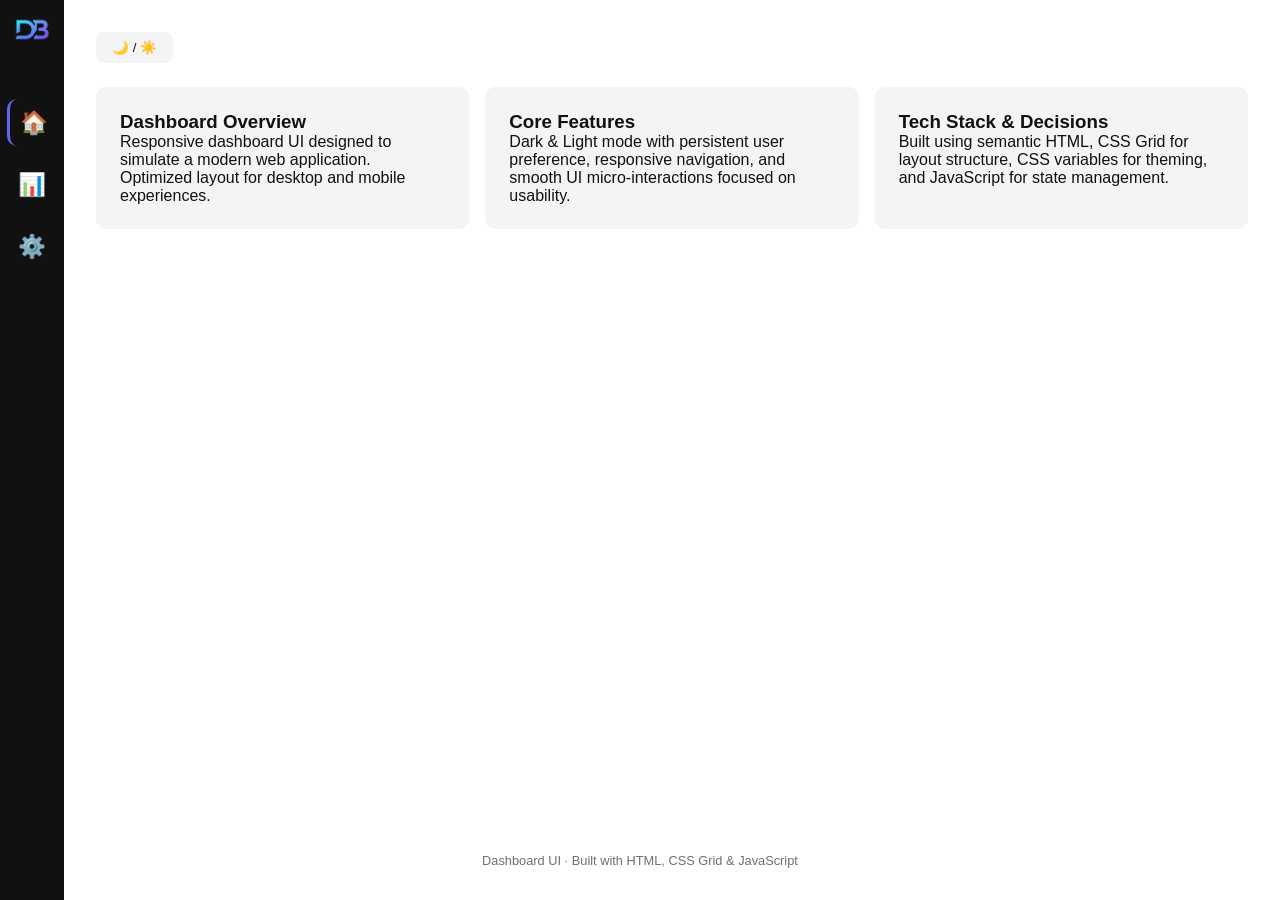
<file: index.html>
<!-- HOME -->
<!DOCTYPE html>
<html lang="en">

<head>
    <meta charset="UTF-8" />
    <meta name="viewport" content="width=device-width, initial-scale=1.0" />
    <title>Responsive Dashboard UI</title>
    <link rel="stylesheet" href="style.css" />
    <script src="script.js" defer></script>
</head>

<body>

    <!-- Sidebar (Desktop) -->
    <nav class="sidebar">

        <!-- Logo LP -->
        <img src="logo-db.png" alt="App Logo" class="sidebar-logo" />

        <!-- Navigation Links -->
        <a href="index.html" class="nav-link">
            <span class="icon">🏠</span>
            <span class="label">Home</span>
        </a>
        <a href="projects.html" class="nav-link">
            <span class="icon">📊</span>
            <span class="label">Projects</span>
        </a>
        <a href="about.html" class="nav-link">
            <span class="icon">⚙️</span>
            <span class="label">About</span>
        </a>
    </nav>

    <!-- Navbar (Mobile) -->
    <nav class="navbar">

        <input type="checkbox" id="menu-toggle" />

        <label for="menu-toggle" class="hamburger" aria-label="Open navigation menu" role="button" tabindex="0">
            <span></span>
            <span></span>
            <span></span>
        </label>

        <ul class="menu">
            <li><a href="index.html" class="nav-icon" aria-label="Dashboard">🏠</a></li>
            <li><a href="projects.html" class="nav-icon" aria-label="Statistics">📊</a></li>
            <li><a href="about.html" class="nav-icon" aria-label="Settings">⚙️</a></li>
        </ul>
    </nav>

    <!-- Main Content -->
    <main class="main-content">
        <!-- Theme Toggle -->
        <button id="theme-toggle" aria-label="Toggle dark mode">
            🌙 / ☀️
        </button>

        <!-- Dashboard Cards -->
        <section class="dashboard">
            <div class="card">
                <h3>Dashboard Overview</h3>
                <p>
                    Responsive dashboard UI designed to simulate a modern web application.
                    Optimized layout for desktop and mobile experiences.
                </p>
            </div>
            <div class="card">
                <h3>Core Features</h3>
                <p>
                    Dark & Light mode with persistent user preference, responsive navigation,
                    and smooth UI micro-interactions focused on usability.
                </p>
            </div>
            <div class="card">
                <h3>Tech Stack & Decisions</h3>
                <p>
                    Built using semantic HTML, CSS Grid for layout structure,
                    CSS variables for theming, and JavaScript for state management.
                </p>
            </div>
        </section>

    </main>

    <!-- Footer -->
    <footer class="footer">
        <p>Dashboard UI · Built with HTML, CSS Grid & JavaScript</p>
    </footer>

</body>

</html>
</file>
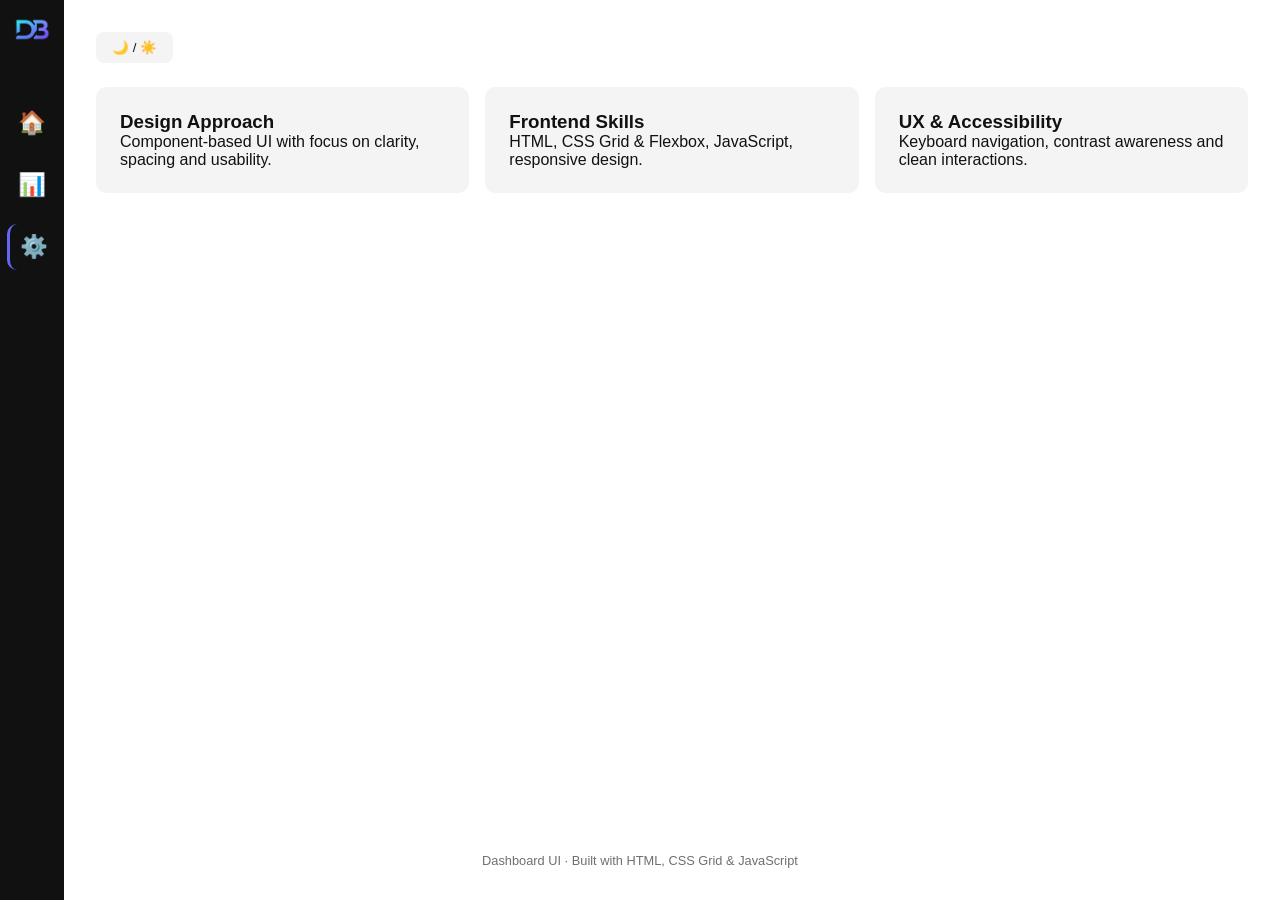
<file: about.html>
<!-- ABOUT -->
<!DOCTYPE html>
<html lang="en">

<head>
    <meta charset="UTF-8" />
    <meta name="viewport" content="width=device-width, initial-scale=1.0" />
    <title>Responsive Dashboard UI</title>
    <link rel="stylesheet" href="style.css" />
    <script src="script.js" defer></script>
</head>

<body>

    <!-- Sidebar (Desktop) -->
    <nav class="sidebar">

        <!-- Logo LP -->
        <img src="logo-db.png" alt="App Logo" class="sidebar-logo" />

        <!-- Navigation Links -->
        <a href="index.html" class="nav-link">
            <span class="icon">🏠</span>
            <span class="label">Home</span>
        </a>
        <a href="projects.html" class="nav-link">
            <span class="icon">📊</span>
            <span class="label">Projects</span>
        </a>
        <a href="about.html" class="nav-link">
            <span class="icon">⚙️</span>
            <span class="label">About</span>
        </a>
    </nav>

    <!-- Navbar (Mobile) -->
    <nav class="navbar">

        <input type="checkbox" id="menu-toggle" />

        <label for="menu-toggle" class="hamburger" aria-label="Open navigation menu" role="button" tabindex="0">
            <span></span>
            <span></span>
            <span></span>
        </label>

        <ul class="menu">
            <li><a href="index.html" class="nav-icon" aria-label="Dashboard">🏠</a></li>
            <li><a href="projects.html" class="nav-icon" aria-label="Statistics">📊</a></li>
            <li><a href="about.html" class="nav-icon" aria-label="Settings">⚙️</a></li>
        </ul>
    </nav>

    <!-- Main Content -->
    <main class="main-content">
        <!-- Theme Toggle -->
        <button id="theme-toggle" aria-label="Toggle dark mode">
            🌙 / ☀️
        </button>

        <!-- Dashboard Cards -->
        <section class="dashboard">
            <div class="card">
                <h3>Design Approach</h3>
                <p>Component-based UI with focus on clarity, spacing and usability.</p>
            </div>

            <div class="card">
                <h3>Frontend Skills</h3>
                <p>HTML, CSS Grid & Flexbox, JavaScript, responsive design.</p>
            </div>

            <div class="card">
                <h3>UX & Accessibility</h3>
                <p>Keyboard navigation, contrast awareness and clean interactions.</p>
            </div>
        </section>

    </main>

    <!-- Footer -->
    <footer class="footer">
        <p>Dashboard UI · Built with HTML, CSS Grid & JavaScript</p>
    </footer>


</body>

</html>
</file>
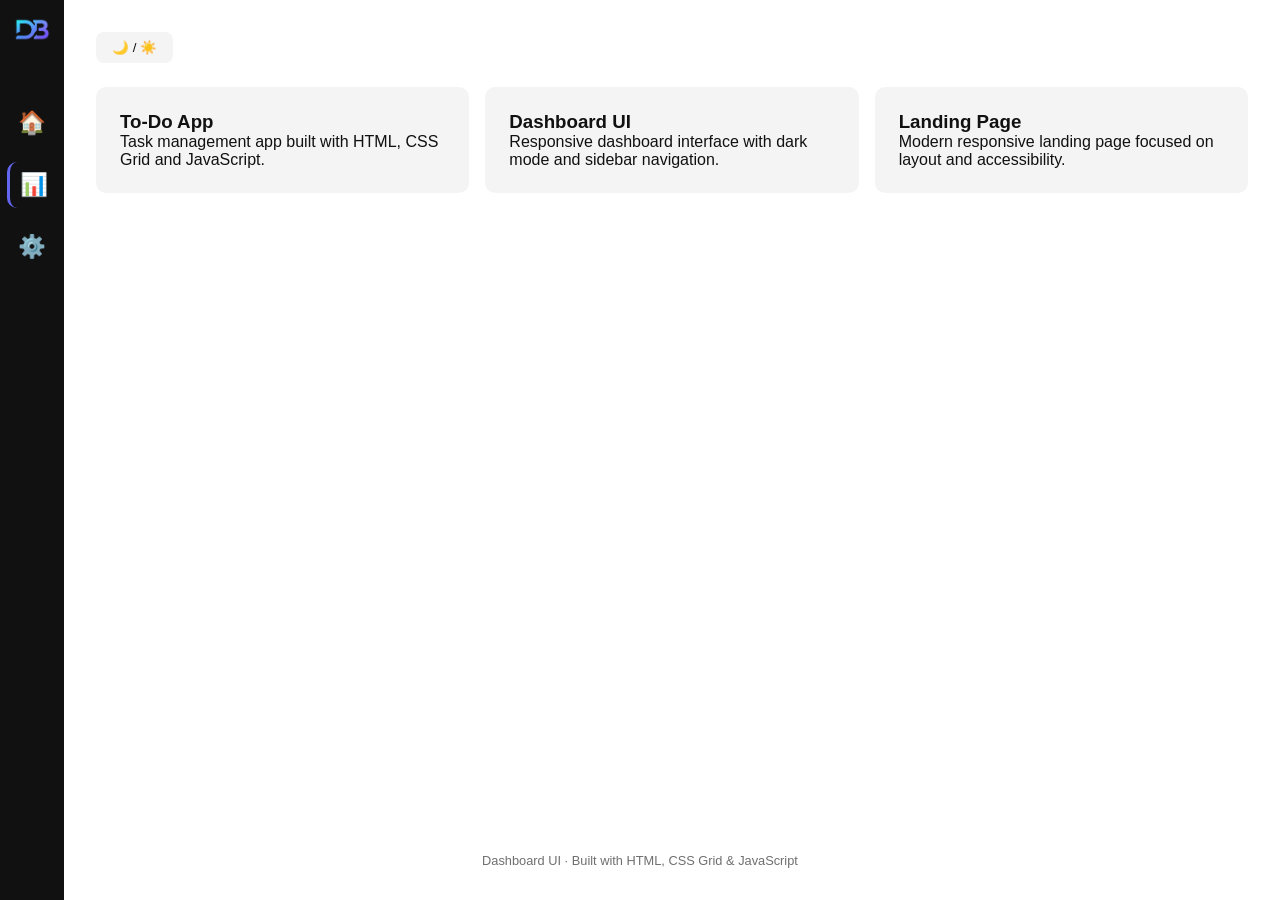
<file: projects.html>
<!-- PROJECTS -->
<!DOCTYPE html>
<html lang="en">

<head>
    <meta charset="UTF-8" />
    <meta name="viewport" content="width=device-width, initial-scale=1.0" />
    <title>Responsive Dashboard UI</title>
    <link rel="stylesheet" href="style.css" />
    <script src="script.js" defer></script>
</head>

<body>

    <!-- Sidebar (Desktop) -->
    <nav class="sidebar">

        <!-- Logo LP -->
        <img src="logo-db.png" alt="App Logo" class="sidebar-logo" />

        <!-- Navigation Links -->
        <a href="index.html" class="nav-link">
            <span class="icon">🏠</span>
            <span class="label">Home</span>
        </a>
        <a href="projects.html" class="nav-link">
            <span class="icon">📊</span>
            <span class="label">Projects</span>
        </a>
        <a href="about.html" class="nav-link">
            <span class="icon">⚙️</span>
            <span class="label">About</span>
        </a>
    </nav>

    <!-- Navbar (Mobile) -->
    <nav class="navbar">

        <input type="checkbox" id="menu-toggle" />

        <label for="menu-toggle" class="hamburger" aria-label="Open navigation menu" role="button" tabindex="0">
            <span></span>
            <span></span>
            <span></span>
        </label>

        <ul class="menu">
            <li><a href="index.html" class="nav-icon" aria-label="Dashboard">🏠</a></li>
            <li><a href="projects.html" class="nav-icon" aria-label="Statistics">📊</a></li>
            <li><a href="about.html" class="nav-icon" aria-label="Settings">⚙️</a></li>
        </ul>
    </nav>

    <!-- Main Content -->
    <main class="main-content">
        <!-- Theme Toggle -->
        <button id="theme-toggle" aria-label="Toggle dark mode">
            🌙 / ☀️
        </button>

        <!-- Dashboard Cards -->
        <section class="dashboard">
            <div class="card">
                <h3>To-Do App</h3>
                <p>Task management app built with HTML, CSS Grid and JavaScript.</p>
            </div>

            <div class="card">
                <h3>Dashboard UI</h3>
                <p>Responsive dashboard interface with dark mode and sidebar navigation.</p>
            </div>

            <div class="card">
                <h3>Landing Page</h3>
                <p>Modern responsive landing page focused on layout and accessibility.</p>
            </div>
        </section>

    </main>

    <!-- Footer -->
    <footer class="footer">
        <p>Dashboard UI · Built with HTML, CSS Grid & JavaScript</p>
    </footer>


</body>

</html>
</file>
<file: style.css>
* {
    margin: 0;
    padding: 0;
    box-sizing: border-box;
}

/* Variabili dei colori */
:root {
    --bg: #ffffff;
    --text: #111111;
    --card: #f4f4f4;
    --nav: #111111;
    --icon: #333333;
}

body {
    font-family: sans-serif;
    background-color: var(--bg);
    color: var(--text);
}

body.dark {
    --bg: #121212;
    --text: #ffffff;
    --card: #1e1e1e;
    --nav: #000000;
    --icon: #2c2c2c;
}

/* ===== SIDEBAR ===== */
.sidebar {
    position: fixed;
    width: 64px;
    height: 100vh;
    background: var(--nav);
    display: flex;
    flex-direction: column;
    align-items: center;
    padding-top: 1rem;
    gap: 1rem;
    display: none;
    transition: width 0.3s ease;
    z-index: 1;
    /* ensures correct layering with cards on hover and sidebar*/
}

.sidebar:hover {
    width: 180px;
}

.sidebar:hover .sidebar-logo {
    transform: scale(1.05);
}

.sidebar:hover .label {
    display: inline;
    margin-left: 0.5rem;
}

.sidebar:hover .nav-link {
    justify-content: flex-start;
    padding-left: 1rem;
}

.nav-link {
    color: white;
    text-decoration: none;
    padding: 0.6rem;
    border-radius: 10px;
    display: flex;
    align-items: center;
    justify-content: center;
}

.nav-link.active {
    color: #a5b4fc;
    border-left: 3px solid #6366f1;
}

.icon {
    font-size: 1.4rem;
}

.sidebar-logo {
    width: 40px;
    /* dimensione adatta alla sidebar */
    margin-bottom: 1rem;
    /* spazio tra logo e primo link */
    display: block;
    margin-left: auto;
    margin-right: auto;
    /* centra orizzontalmente */
}

/* Distanza tra logo e primo link */
.nav-link:first-of-type {
    margin-top: 1.5rem;
    /* aumenta se vuoi più spazio */
}

/* ===== NAVBAR MOBILE ===== */
.navbar {
    background-color: var(--nav);
    padding: 1rem;
}

#menu-toggle {
    display: none;
}

.hamburger {
    width: 30px;
    height: 22px;
    display: flex;
    flex-direction: column;
    justify-content: space-between;
    cursor: pointer;
}

.hamburger span {
    height: 4px;
    background: white;
    border-radius: 2px;
}

.menu {
    list-style: none;
    display: none;
    margin-top: 1rem;
    padding: 0;
}

.menu li {
    margin: 0.5rem 0;
}

.menu a {
    color: white;
    text-decoration: none;
    font-size: 1.8rem;
    /* più grande = più leggibile su mobile */
    padding: 0.5rem;
    /* più facile da cliccare */
}

#menu-toggle:checked~.menu {
    display: flex;
    /* diventa flex quando aperto */
    flex-direction: row;
    /* icone in orizzontale */
    justify-content: center;
    /* centra nel menu */
    gap: 1rem;
    /* distanza tra le icone */
}

/* ===== MAIN CONTENT ===== */
.main-content {
    padding: 2rem;
}

.dashboard {
    display: grid;
    grid-template-columns: 1fr;
    gap: 1rem;
}

.card {
    background-color: var(--card);
    padding: 1.5rem;
    border-radius: 10px;
    transition: transform 0.3s ease, box-shadow 0.3s ease;
}

.card:hover {
    transform: translateY(-5px);
    box-shadow: 0 10px 25px rgba(0, 0, 0, 0.15);
}

#theme-toggle {
    margin-bottom: 1.5rem;
    padding: 0.5rem 1rem;
    border-radius: 8px;
    border: none;
    cursor: pointer;
    background-color: var(--card);
    color: var(--text);
}

/* ===== DESKTOP ===== */
@media (min-width: 768px) {

    .navbar {
        display: none;
    }

    .sidebar {
        display: flex;
    }

    .main-content {
        margin-left: 64px;
    }

    .dashboard {
        grid-template-columns: repeat(3, 1fr);

    }

    .label {
        display: none;
        opacity: 0;
        transition: opacity 0.2s ease;
    }

    .sidebar:hover .label {
        display: inline;
        opacity: 1;
    }

}

/* ===== FOOTER ===== */
.footer {
    margin-top: 2rem;
    padding: 1rem 0 2rem;
    border-top: 1px solid rgba(255, 255, 255, 0.1);
    font-size: 0.8rem;
    opacity: 0.6;
    text-align: center;
}

html,
body {
    height: 100%;
}

body {
    display: flex;
    flex-direction: column;
}

.main-content {
    flex: 1;
}

/* Mobile menu */
.menu {
    animation: fadeIn 0.3s ease forwards;
}

@keyframes fadeIn {
    from {
        opacity: 0;
        transform: translateY(-5px);
    }

    to {
        opacity: 1;
        transform: translateY(0);
    }
}
</file>
